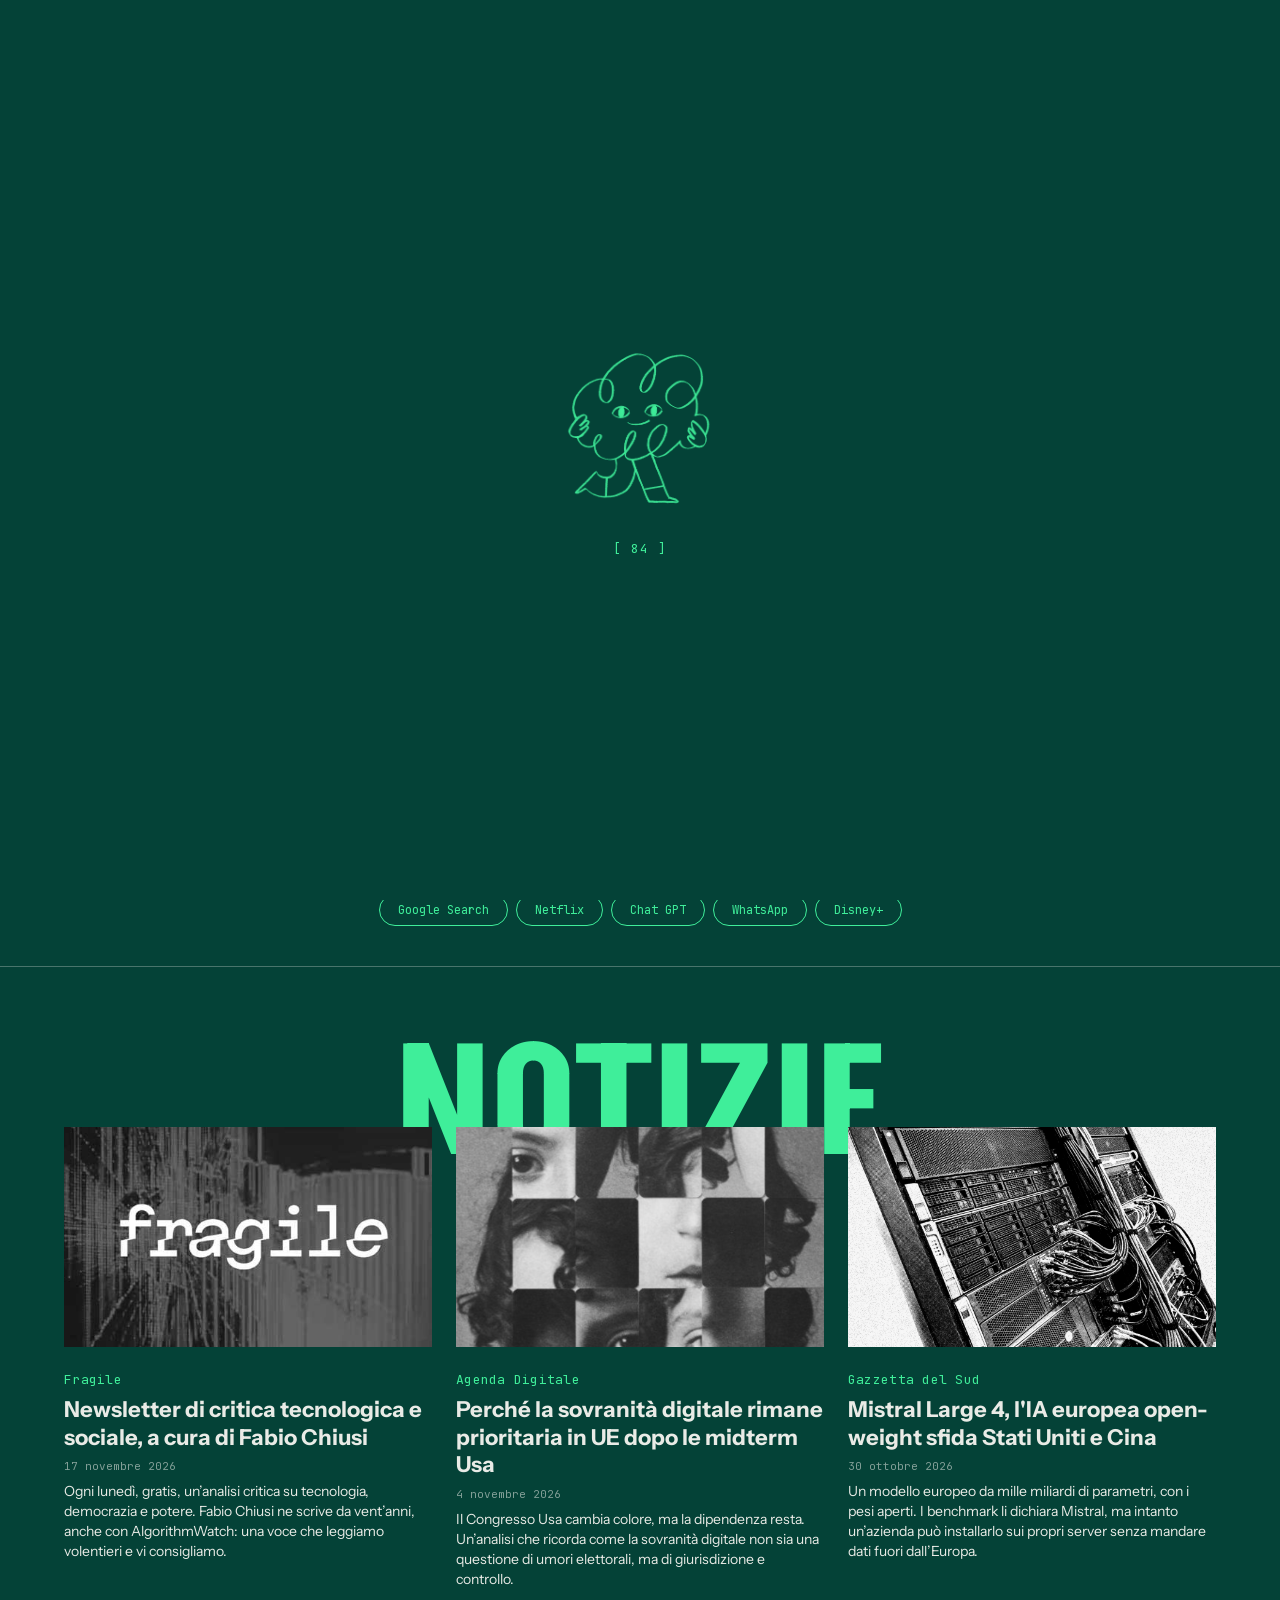
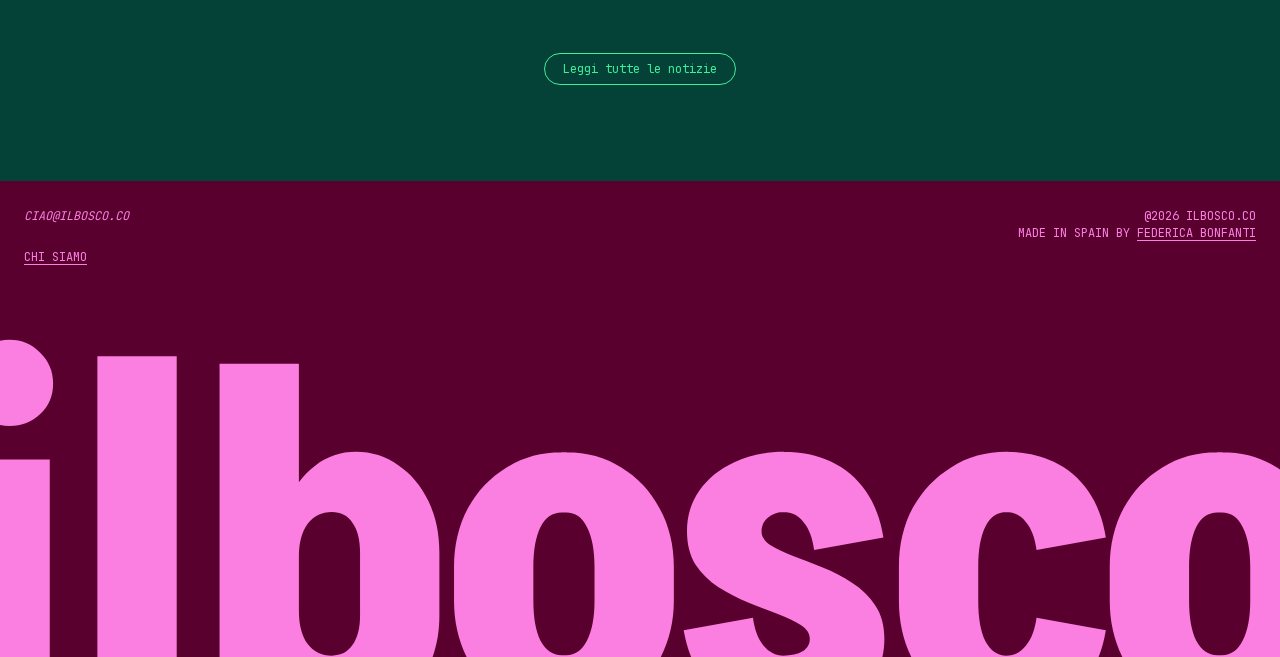
<file: index.html>
<!DOCTYPE html>
<html lang="it">
<head>
  <meta charset="UTF-8">
  <meta name="viewport" content="width=device-width, initial-scale=1.0">
  <title>ilBosco</title>
  <link rel="stylesheet" href="style.css">
  <link rel="icon" href="assets/favicon.png">
  <link rel="apple-touch-icon" href="assets/apple-touch-icon.png">

  <!-- Preload the webfonts the intro reveals with, so the wordmark is crisp on arrival -->
  <link rel="preload" href="fonts/Akshar-VariableFont_wght.woff2" as="font" type="font/woff2" crossorigin>
  <link rel="preload" href="fonts/InstrumentSans-VariableFont_wdth,wght.woff2" as="font" type="font/woff2" crossorigin>
  <link rel="preload" href="fonts/JetBrainsMono-Regular.woff2" as="font" type="font/woff2" crossorigin>

  <script>
    // Hide the hero the instant JS is confirmed present, so the intro loader has a
    // clean canvas (no flash of the hero before the loader mounts). loader.js decides
    // what to do next. If JS is disabled this never runs and the hero stays visible.
    document.documentElement.classList.add('bosco-loading');
  </script>

  <!-- Open Graph -->
  <meta property="og:title" content="ilBosco">
  <meta property="og:description" content="Una lista curata di alternative digitali. Niente login. Niente pubblicità. Niente prediche.">
  <meta property="og:image" content="https://ilbosco.co/assets/Open-graph-image.png">
  <meta property="og:url" content="https://ilbosco.co">
  <meta property="og:type" content="website">
  <meta property="og:image:width" content="1200">
  <meta property="og:image:height" content="627">
  <meta property="og:site_name" content="ilBosco">
  <meta name="twitter:card" content="summary_large_image">
  <meta name="twitter:image" content="https://ilbosco.co/assets/Open-graph-image.png">
</head>
<body>

  <!-- DEFAULT STATE: Hero + Search -->
  <div id="default-view">

    <div class="answer-nav">
      <a href="#" id="nav-home-default" aria-label="Torna alla homepage">
        <img src="assets/nav-wordmark.svg" alt="ilBosco" class="answer-nav__logo">
      </a>
      <button class="answer-nav__perche" id="nav-perche-default">[→] Perchè?</button>
    </div>

    <section class="hero">
      <div class="hero__inner">
        <img src="assets/bosco_animated_logo.gif" alt="ilBosco" class="hero__logo">
        <h1 class="hero__title"><span class="hero__line">E ALLORA VAI</span> <span class="hero__line">NEL BOSCO.</span></h1>
        <p class="hero__manifesto">Usiamo i tool che usano tutti: le stesse piattaforme, le stesse app e gli stessi servizi. Lo facciamo un po' perché è comodo e un po' perché sembra che l'unica alternativa sia andare a vivere nel bosco. Non è così.<br><br>ilBosco è una lista curata di alternative digitali per chi le sta cercando ma non sa da dove iniziare.</p>
      </div>
    </section>

    <div class="search-section">
      <div class="search-section__inner">
        <div class="search-box">
          <input
            type="text"
            id="search-input"
            class="search-box__input"
            placeholder="Cerco un'alternativa a…"
            autocomplete="off"
            autocorrect="off"
            spellcheck="false"
          >
          <button class="search-box__btn" id="search-btn" aria-label="Cerca">
            <svg width="20" height="20" viewBox="0 0 20 20" fill="none" xmlns="http://www.w3.org/2000/svg">
              <path d="M4 10H16M16 10L11 5M16 10L11 15" stroke="currentColor" stroke-width="1" stroke-linecap="round" stroke-linejoin="round"/>
            </svg>
          </button>
        </div>
        <div class="chips" id="chips">
          <button class="chip" data-query="X (Twitter)">X (twitter)</button>
          <button class="chip" data-query="Gmail">Gmail</button>
          <button class="chip" data-query="Spotify">Spotify</button>
          <button class="chip" data-query="Google Chrome">Google Chrome</button>
          <button class="chip" data-query="Google Search">Google Search</button>
          <button class="chip" data-query="Netflix">Netflix</button>
          <button class="chip" data-query="Chat GPT">Chat GPT</button>
          <button class="chip" data-query="WhatsApp">WhatsApp</button>
          <button class="chip" data-query="Disney+">Disney+</button>
        </div>
      </div>
    </div>

    <!-- ARTICOLI (rassegna stampa) — curated press review.
         Cards are generated from articoli.json (source of truth) into this static
         markup, so the section works with JS disabled. Only the latest 3 are shown here;
         notizie.html has them all. See articoli/README.md. -->
    <section class="articoli" id="articoli" aria-labelledby="articoli-title">
      <!-- Giant wordmark sits in the background; the cards overlap (underlap) it -->
      <h2 class="articoli__title" id="articoli-title">Notizie</h2>

      <div class="articoli__carousel">
        <ul class="articoli__track" id="articoli-track">

          <!-- BEGIN articoli (generated from articoli.json — newest first) -->
          <li class="articolo-card">
            <a class="articolo-card__media-link" href="https://steady.page/en/fragile/about" target="_blank" rel="noopener" aria-label="Newsletter di critica tecnologica e sociale, a cura di Fabio Chiusi">
              <img class="articolo-card__media" src="articoli/images/fragile.jpg" alt="" loading="lazy" width="600" height="360">
            </a>
            <div class="articolo-card__body">
              <p class="articolo-card__testata">Fragile</p>
              <h3 class="articolo-card__titolo">Newsletter di critica tecnologica e sociale, a cura di Fabio Chiusi</h3>
              <p class="articolo-card__data"><time datetime="2026-11-17">17 novembre 2026</time></p>
              <p class="articolo-card__commento">Ogni lunedì, gratis, un’analisi critica su tecnologia, democrazia e potere. Fabio Chiusi ne scrive da vent’anni, anche con AlgorithmWatch: una voce che leggiamo volentieri e vi consigliamo.</p>
            </div>
          </li>

          <li class="articolo-card">
            <a class="articolo-card__media-link" href="https://www.agendadigitale.eu/sicurezza/perche-la-sovranita-digitale-rimane-prioritaria-in-ue-dopo-le-midterm-usa/" target="_blank" rel="noopener" aria-label="Perché la sovranità digitale rimane prioritaria in UE dopo le midterm Usa">
              <div class="articolo-card__media articolo-card__media--placeholder"></div>
            </a>
            <div class="articolo-card__body">
              <p class="articolo-card__testata">Agenda Digitale</p>
              <h3 class="articolo-card__titolo">Perché la sovranità digitale rimane prioritaria in UE dopo le midterm Usa</h3>
              <p class="articolo-card__data"><time datetime="2026-11-04">4 novembre 2026</time></p>
              <p class="articolo-card__commento">Il Congresso Usa cambia colore, ma la dipendenza resta. Un’analisi che ricorda come la sovranità digitale non sia una questione di umori elettorali, ma di giurisdizione e controllo.</p>
            </div>
          </li>

          <li class="articolo-card">
            <a class="articolo-card__media-link" href="https://gazzettadelsud.it/articoli/mondo/2026/10/30/mistral-large-4-lia-europea-open-weight-sfida-stati-uniti-e-cina-917d8602-0daa-4431-86f5-c7b15540aaa8/" target="_blank" rel="noopener" aria-label="Mistral Large 4, l'IA europea open-weight sfida Stati Uniti e Cina">
              <img class="articolo-card__media" src="articoli/images/gazzettadelsud-mistral-large-4-2026-10.webp" alt="" loading="lazy" width="600" height="360">
            </a>
            <div class="articolo-card__body">
              <p class="articolo-card__testata">Gazzetta del Sud</p>
              <h3 class="articolo-card__titolo">Mistral Large 4, l'IA europea open-weight sfida Stati Uniti e Cina</h3>
              <p class="articolo-card__data"><time datetime="2026-10-30">30 ottobre 2026</time></p>
              <p class="articolo-card__commento">Un modello europeo da mille miliardi di parametri, con i pesi aperti. I benchmark li dichiara Mistral, ma intanto un’azienda può installarlo sui propri server senza mandare dati fuori dall’Europa.</p>
            </div>
          </li>
          <!-- END articoli -->

        </ul>
      </div>

      <p class="articoli__all"><a class="chip" href="notizie.html">Leggi tutte le notizie</a></p>
    </section>

    <footer class="footer">
      <div class="footer__top">
        <div class="footer__col footer__col--left">
          <a href="mailto:ciao@ilbosco.co" class="footer__email footer__link--italic">ciao@ilbosco.co</a>
          <button class="footer__chi-siamo-toggle" aria-expanded="false">Chi siamo</button>
          <div class="footer__chi-siamo-body" hidden>
            <p class="footer__chi-siamo-text">Siamo un gruppo di amici che lavorano nel digitale in Europa.</p>
            <p class="footer__chi-siamo-text">Questa lista è nata da una conversazione tra di noi, di quelle del tipo in cui qualcuno dice "ma può esistere un'alternativa che non sia andare a vivere nel bosco?" e qualcun altro risponde "sì, aspetta."</p>
          </div>
        </div>
        <div class="footer__col footer__col--right">
          <p class="footer__legal">@2026 ilbosco.co</p>
          <p class="footer__legal">Made in Spain by <a href="https://www.federicabonfanti.com/" target="_blank" rel="noopener" class="footer__link">Federica Bonfanti</a></p>
        </div>
      </div>
      <div class="footer__wordmark">
        <img src="assets/Footer%20V2.svg" alt="" aria-hidden="true">
      </div>
    </footer>

  </div><!-- /default-view -->


  <!-- ANSWER STATE -->
  <div id="answer-view" hidden>

    <div class="answer-nav">
      <a href="#" id="nav-home" aria-label="Torna alla homepage">
        <img src="assets/nav-wordmark.svg" alt="ilBosco" class="answer-nav__logo">
      </a>
      <button class="answer-nav__perche" id="nav-perche-answer">[→] Perchè?</button>
    </div>

    <div id="chat-bubble-area" class="answer-query-bubble"></div>
    <main id="results" class="results"></main>

    <div class="answer-no-results" id="no-results" hidden>
      <p class="answer-no-results__text">Non abbiamo ancora questa alternativa nel bosco. <a href="mailto:ciao@ilbosco.co" class="footer__link footer__link--italic">Segnalacela.</a></p>
    </div>

    <div class="answer-query-bar">
      <div class="search-box search-box--answer">
        <input
          type="text"
          id="search-input-answer"
          class="search-box__input"
          placeholder="Cerco un'alternativa a…"
          autocomplete="off"
          autocorrect="off"
          spellcheck="false"
        >
        <button class="search-box__btn" id="search-btn-answer" aria-label="Cerca">
          <svg width="20" height="20" viewBox="0 0 20 20" fill="none" xmlns="http://www.w3.org/2000/svg">
            <path d="M4 10H16M16 10L11 5M16 10L11 15" stroke="currentColor" stroke-width="1" stroke-linecap="round" stroke-linejoin="round"/>
          </svg>
        </button>
      </div>
    </div>

  </div><!-- /answer-view -->


  <!-- PERCHÈ STATE -->
  <div id="perche-view" hidden>

    <div class="answer-nav">
      <a href="#" id="nav-home-perche" aria-label="Torna alla homepage">
        <img src="assets/nav-wordmark-dark.svg" alt="ilBosco" class="answer-nav__logo">
      </a>
      <button class="answer-nav__perche" id="nav-close-perche">[X]</button>
    </div>

    <main class="perche-content" id="perche-content"></main>

    <footer class="footer">
      <div class="footer__top">
        <div class="footer__col footer__col--left">
          <a href="mailto:ciao@ilbosco.co" class="footer__email footer__link--italic">ciao@ilbosco.co</a>
          <button class="footer__chi-siamo-toggle" aria-expanded="false">Chi siamo</button>
          <div class="footer__chi-siamo-body" hidden>
            <p class="footer__chi-siamo-text">Siamo un gruppo di amici che lavorano nel digitale in Europa.</p>
            <p class="footer__chi-siamo-text">Questa lista è nata da una conversazione tra di noi, di quelle del tipo in cui qualcuno dice "ma può esistere un'alternativa che non sia andare a vivere nel bosco?" e qualcun altro risponde "sì, aspetta."</p>
          </div>
        </div>
        <div class="footer__col footer__col--right">
          <p class="footer__legal">@2026 ilbosco.co</p>
          <p class="footer__legal">Made in Spain by <a href="https://www.federicabonfanti.com/" target="_blank" rel="noopener" class="footer__link">Federica Bonfanti</a></p>
        </div>
      </div>
      <div class="footer__wordmark">
        <img src="assets/Footer%20V2.svg" alt="" aria-hidden="true">
      </div>
    </footer>

  </div><!-- /perche-view -->


  <script src="data.js"></script>
  <script src="answers.js"></script>
  <script src="loader.js"></script>
  <script src="main.js"></script>
</body>
</html>
</file>
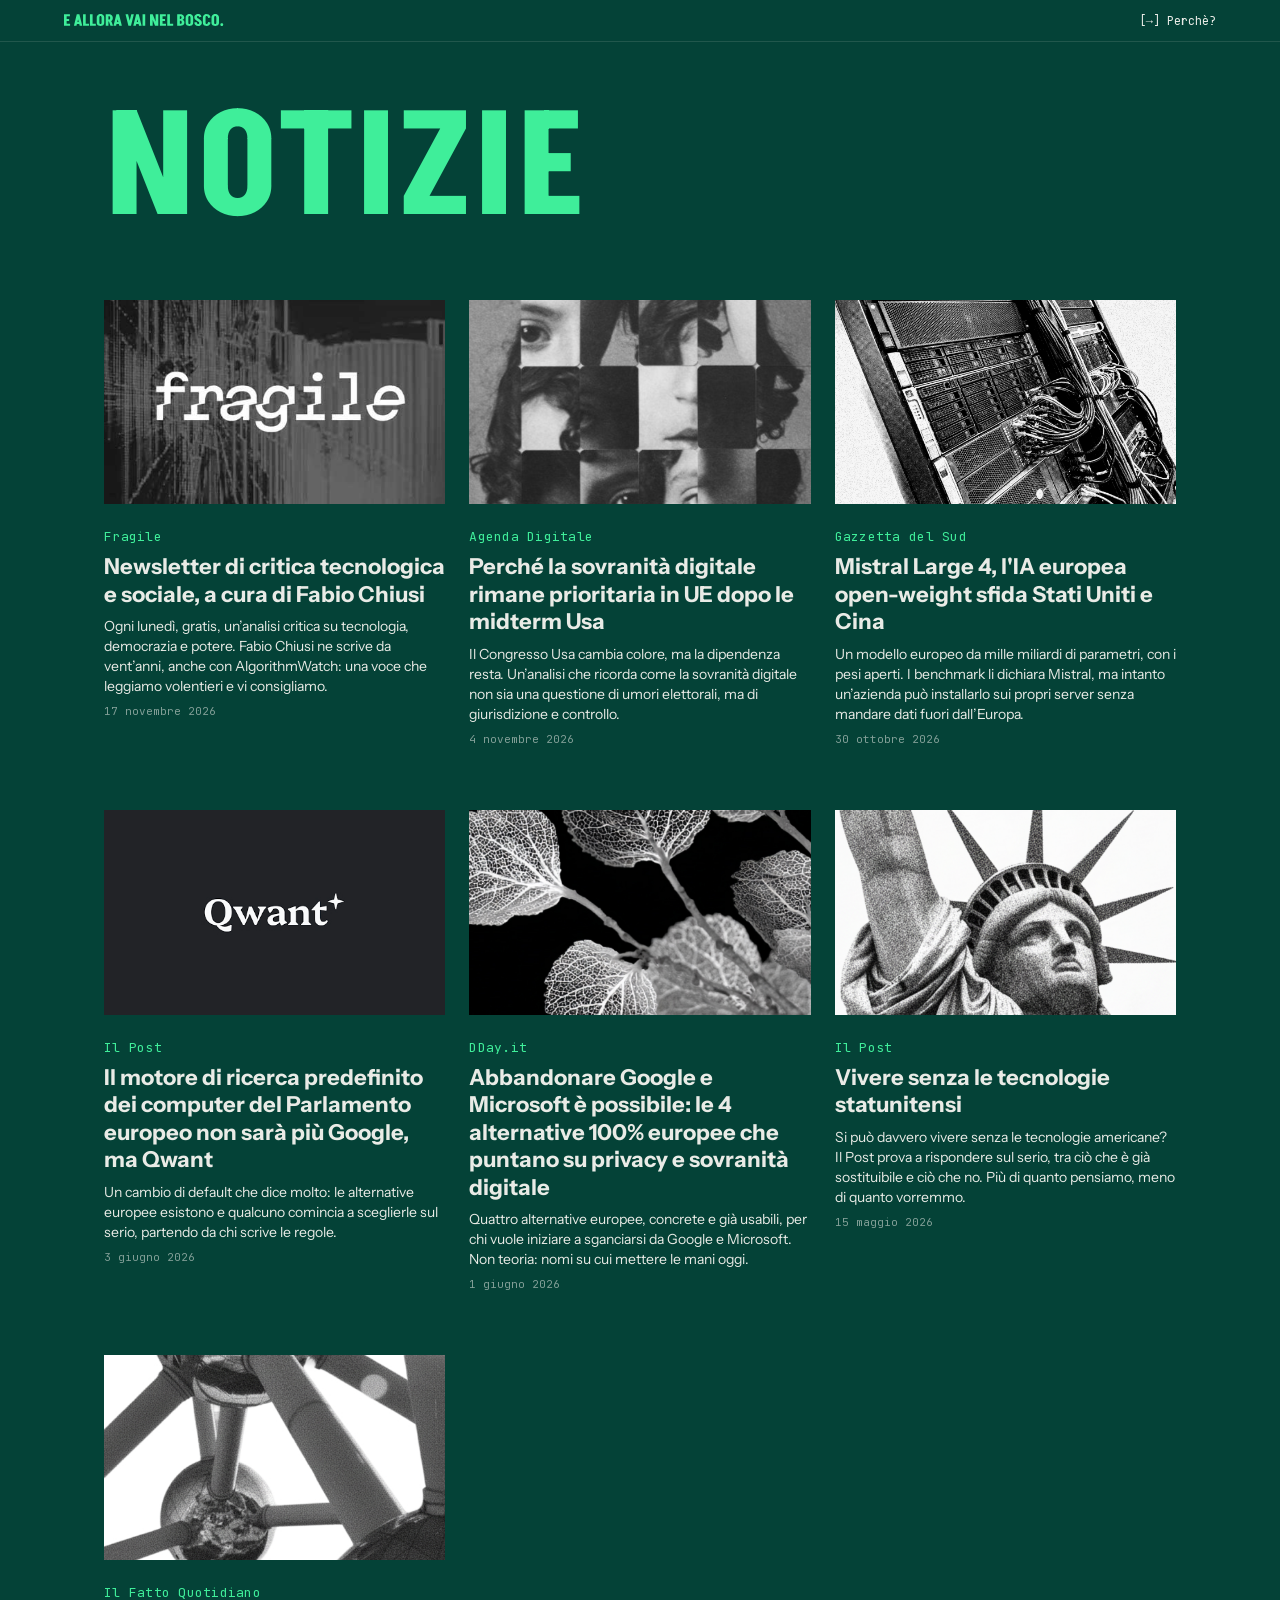
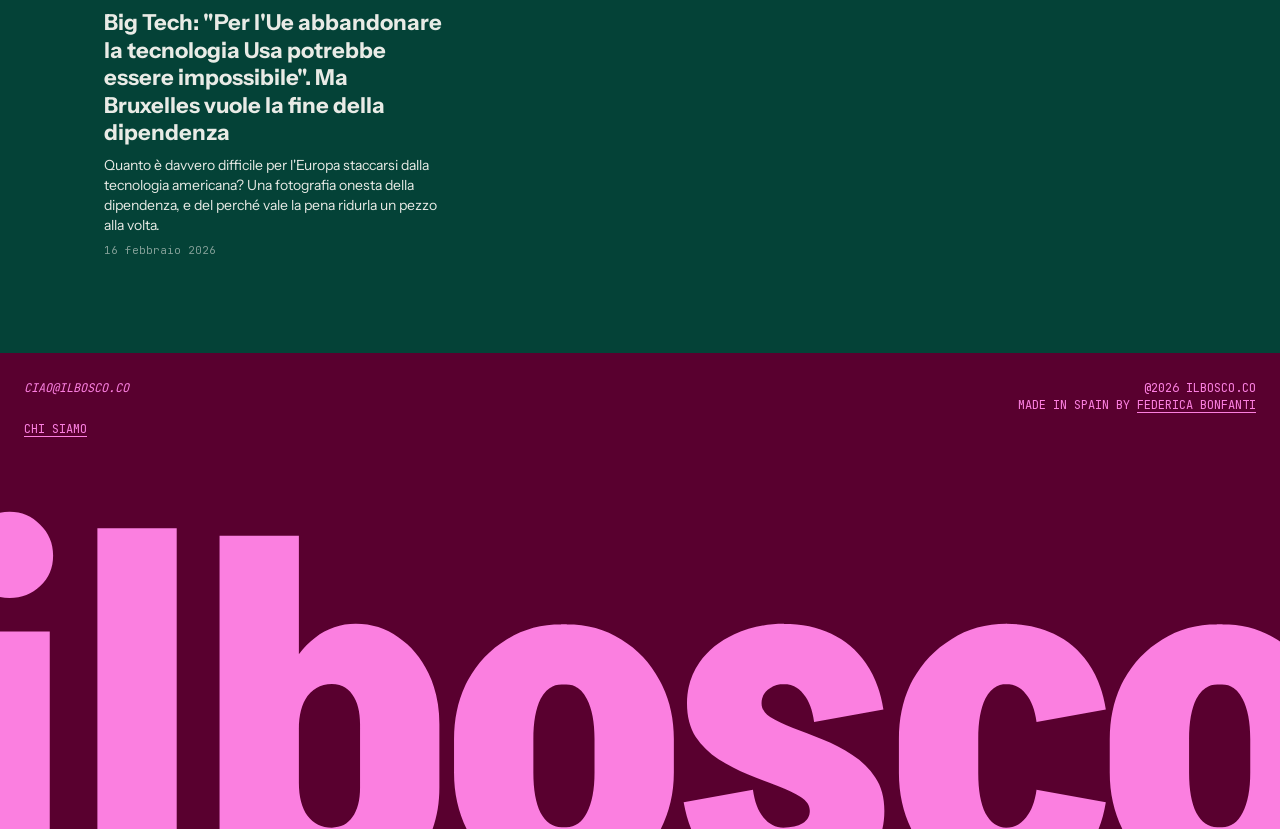
<file: notizie.html>
<!DOCTYPE html>
<html lang="it">
<head>
  <meta charset="UTF-8">
  <meta name="viewport" content="width=device-width, initial-scale=1.0">
  <title>Notizie — ilBosco</title>
  <meta name="description" content="Gli articoli che abbiamo letto e vi consigliamo su alternative digitali, sovranità e tecnologia europea.">
  <link rel="stylesheet" href="style.css">
  <link rel="icon" href="assets/favicon.png">
  <link rel="apple-touch-icon" href="assets/apple-touch-icon.png">

  <meta property="og:title" content="Notizie — ilBosco">
  <meta property="og:description" content="Gli articoli che abbiamo letto e vi consigliamo su alternative digitali, sovranità e tecnologia europea.">
  <meta property="og:image" content="https://ilbosco.co/assets/Open-graph-image.png">
  <meta property="og:url" content="https://ilbosco.co/notizie.html">
  <meta property="og:type" content="website">
  <meta property="og:site_name" content="ilBosco">
  <meta name="twitter:card" content="summary_large_image">
</head>
<body>

  <div class="answer-nav">
    <a href="./" aria-label="Torna alla homepage">
      <img src="assets/nav-wordmark.svg" alt="ilBosco" class="answer-nav__logo">
    </a>
    <a class="answer-nav__perche" href="./#perche">[→] Perchè?</a>
  </div>

  <main class="notizie">
    <header class="notizie__header">
      <h1 class="notizie__title">Notizie</h1>
    </header>

    <!-- Archive: generated from articoli.json by `node articoli/generate.js --write`.
         Every article, newest first. Do not edit by hand. -->
    <div class="notizie__list">
      <!-- BEGIN articoli (generated from articoli.json — all, newest first) -->
      <ul class="notizie-grid">
        <li class="notizie-card">
          <a class="articolo-card__media-link" href="https://steady.page/en/fragile/about" target="_blank" rel="noopener" tabindex="-1" aria-hidden="true">
            <img class="articolo-card__media" src="articoli/images/fragile.jpg" alt="" loading="lazy" width="600" height="360">
          </a>
          <div class="notizie-card__body">
            <p class="articolo-card__testata">Fragile</p>
            <h3 class="notizie-card__titolo"><a href="https://steady.page/en/fragile/about" target="_blank" rel="noopener">Newsletter di critica tecnologica e sociale, a cura di Fabio Chiusi</a></h3>
            <p class="articolo-card__commento">Ogni lunedì, gratis, un’analisi critica su tecnologia, democrazia e potere. Fabio Chiusi ne scrive da vent’anni, anche con AlgorithmWatch: una voce che leggiamo volentieri e vi consigliamo.</p>
            <p class="articolo-card__data"><time datetime="2026-11-17">17 novembre 2026</time></p>
          </div>
        </li>

        <li class="notizie-card">
          <a class="articolo-card__media-link" href="https://www.agendadigitale.eu/sicurezza/perche-la-sovranita-digitale-rimane-prioritaria-in-ue-dopo-le-midterm-usa/" target="_blank" rel="noopener" tabindex="-1" aria-hidden="true">
            <div class="articolo-card__media articolo-card__media--placeholder"></div>
          </a>
          <div class="notizie-card__body">
            <p class="articolo-card__testata">Agenda Digitale</p>
            <h3 class="notizie-card__titolo"><a href="https://www.agendadigitale.eu/sicurezza/perche-la-sovranita-digitale-rimane-prioritaria-in-ue-dopo-le-midterm-usa/" target="_blank" rel="noopener">Perché la sovranità digitale rimane prioritaria in UE dopo le midterm Usa</a></h3>
            <p class="articolo-card__commento">Il Congresso Usa cambia colore, ma la dipendenza resta. Un’analisi che ricorda come la sovranità digitale non sia una questione di umori elettorali, ma di giurisdizione e controllo.</p>
            <p class="articolo-card__data"><time datetime="2026-11-04">4 novembre 2026</time></p>
          </div>
        </li>

        <li class="notizie-card">
          <a class="articolo-card__media-link" href="https://gazzettadelsud.it/articoli/mondo/2026/10/30/mistral-large-4-lia-europea-open-weight-sfida-stati-uniti-e-cina-917d8602-0daa-4431-86f5-c7b15540aaa8/" target="_blank" rel="noopener" tabindex="-1" aria-hidden="true">
            <img class="articolo-card__media" src="articoli/images/gazzettadelsud-mistral-large-4-2026-10.webp" alt="" loading="lazy" width="600" height="360">
          </a>
          <div class="notizie-card__body">
            <p class="articolo-card__testata">Gazzetta del Sud</p>
            <h3 class="notizie-card__titolo"><a href="https://gazzettadelsud.it/articoli/mondo/2026/10/30/mistral-large-4-lia-europea-open-weight-sfida-stati-uniti-e-cina-917d8602-0daa-4431-86f5-c7b15540aaa8/" target="_blank" rel="noopener">Mistral Large 4, l'IA europea open-weight sfida Stati Uniti e Cina</a></h3>
            <p class="articolo-card__commento">Un modello europeo da mille miliardi di parametri, con i pesi aperti. I benchmark li dichiara Mistral, ma intanto un’azienda può installarlo sui propri server senza mandare dati fuori dall’Europa.</p>
            <p class="articolo-card__data"><time datetime="2026-10-30">30 ottobre 2026</time></p>
          </div>
        </li>

        <li class="notizie-card">
          <a class="articolo-card__media-link" href="https://www.ilpost.it/2026/06/03/parlamento-europei-qwant-google-chrome/" target="_blank" rel="noopener" tabindex="-1" aria-hidden="true">
            <img class="articolo-card__media" src="articoli/images/ilpost-parlamento-ue-qwant-2026-06.jpg" alt="" loading="lazy" width="600" height="360">
          </a>
          <div class="notizie-card__body">
            <p class="articolo-card__testata">Il Post</p>
            <h3 class="notizie-card__titolo"><a href="https://www.ilpost.it/2026/06/03/parlamento-europei-qwant-google-chrome/" target="_blank" rel="noopener">Il motore di ricerca predefinito dei computer del Parlamento europeo non sarà più Google, ma Qwant</a></h3>
            <p class="articolo-card__commento">Un cambio di default che dice molto: le alternative europee esistono e qualcuno comincia a sceglierle sul serio, partendo da chi scrive le regole.</p>
            <p class="articolo-card__data"><time datetime="2026-06-03">3 giugno 2026</time></p>
          </div>
        </li>

        <li class="notizie-card">
          <a class="articolo-card__media-link" href="https://www.dday.it/redazione/57597/abbandonare-google-e-microsoft-e-possibile-le-4-alternative-100-europee-che-puntano-su-privacy-e-sovranita-digitale" target="_blank" rel="noopener" tabindex="-1" aria-hidden="true">
            <img class="articolo-card__media" src="articoli/images/placeholder.jpg" alt="" loading="lazy" width="600" height="360">
          </a>
          <div class="notizie-card__body">
            <p class="articolo-card__testata">DDay.it</p>
            <h3 class="notizie-card__titolo"><a href="https://www.dday.it/redazione/57597/abbandonare-google-e-microsoft-e-possibile-le-4-alternative-100-europee-che-puntano-su-privacy-e-sovranita-digitale" target="_blank" rel="noopener">Abbandonare Google e Microsoft è possibile: le 4 alternative 100% europee che puntano su privacy e sovranità digitale</a></h3>
            <p class="articolo-card__commento">Quattro alternative europee, concrete e già usabili, per chi vuole iniziare a sganciarsi da Google e Microsoft. Non teoria: nomi su cui mettere le mani oggi.</p>
            <p class="articolo-card__data"><time datetime="2026-06-01">1 giugno 2026</time></p>
          </div>
        </li>

        <li class="notizie-card">
          <a class="articolo-card__media-link" href="https://www.ilpost.it/2026/05/15/unione-europea-servizi-digitali-stati-uniti/" target="_blank" rel="noopener" tabindex="-1" aria-hidden="true">
            <img class="articolo-card__media" src="articoli/images/vivere-senza-le-tecnologie-statunitensi.jpg" alt="" loading="lazy" width="600" height="360">
          </a>
          <div class="notizie-card__body">
            <p class="articolo-card__testata">Il Post</p>
            <h3 class="notizie-card__titolo"><a href="https://www.ilpost.it/2026/05/15/unione-europea-servizi-digitali-stati-uniti/" target="_blank" rel="noopener">Vivere senza le tecnologie statunitensi</a></h3>
            <p class="articolo-card__commento">Si può davvero vivere senza le tecnologie americane? Il Post prova a rispondere sul serio, tra ciò che è già sostituibile e ciò che no. Più di quanto pensiamo, meno di quanto vorremmo.</p>
            <p class="articolo-card__data"><time datetime="2026-05-15">15 maggio 2026</time></p>
          </div>
        </li>

        <li class="notizie-card">
          <a class="articolo-card__media-link" href="https://www.ilfattoquotidiano.it/2026/02/16/cloud-sovrano-europa-big-tech-usa-notizie/8293505/" target="_blank" rel="noopener" tabindex="-1" aria-hidden="true">
            <img class="articolo-card__media" src="articoli/images/la-fine-della-dipendenza.jpg" alt="" loading="lazy" width="600" height="360">
          </a>
          <div class="notizie-card__body">
            <p class="articolo-card__testata">Il Fatto Quotidiano</p>
            <h3 class="notizie-card__titolo"><a href="https://www.ilfattoquotidiano.it/2026/02/16/cloud-sovrano-europa-big-tech-usa-notizie/8293505/" target="_blank" rel="noopener">Big Tech: &quot;Per l'Ue abbandonare la tecnologia Usa potrebbe essere impossibile&quot;. Ma Bruxelles vuole la fine della dipendenza</a></h3>
            <p class="articolo-card__commento">Quanto è davvero difficile per l'Europa staccarsi dalla tecnologia americana? Una fotografia onesta della dipendenza, e del perché vale la pena ridurla un pezzo alla volta.</p>
            <p class="articolo-card__data"><time datetime="2026-02-16">16 febbraio 2026</time></p>
          </div>
        </li>
      </ul>
      <!-- END articoli -->
    </div>
  </main>

  <footer class="footer">
    <div class="footer__top">
      <div class="footer__col footer__col--left">
        <a href="mailto:ciao@ilbosco.co" class="footer__email footer__link--italic">ciao@ilbosco.co</a>
        <button class="footer__chi-siamo-toggle" aria-expanded="false">Chi siamo</button>
        <div class="footer__chi-siamo-body" hidden>
          <p class="footer__chi-siamo-text">Siamo un gruppo di amici che lavorano nel digitale in Europa.</p>
          <p class="footer__chi-siamo-text">Questa lista è nata da una conversazione tra di noi, di quelle del tipo in cui qualcuno dice "ma può esistere un'alternativa che non sia andare a vivere nel bosco?" e qualcun altro risponde "sì, aspetta."</p>
        </div>
      </div>
      <div class="footer__col footer__col--right">
        <p class="footer__legal">@2026 ilbosco.co</p>
        <p class="footer__legal">Made in Spain by <a href="https://www.federicabonfanti.com/" target="_blank" rel="noopener" class="footer__link">Federica Bonfanti</a></p>
      </div>
    </div>
    <div class="footer__wordmark">
      <img src="assets/Footer%20V2.svg" alt="" aria-hidden="true">
    </div>
  </footer>

  <script src="notizie.js"></script>
</body>
</html>
</file>
<file: style.css>
/* ============================================================
   FONT FACES
   ============================================================ */

@font-face {
  font-family: 'Akshar';
  src: url('fonts/Akshar-VariableFont_wght.woff2') format('woff2');
  font-weight: 100 900;
  font-style: normal;
  font-display: swap;
}

@font-face {
  font-family: 'Instrument Sans';
  src: url('fonts/InstrumentSans-VariableFont_wdth,wght.woff2') format('woff2');
  font-weight: 100 900;
  font-style: normal;
  font-display: swap;
}

@font-face {
  font-family: 'Instrument Sans';
  src: url('fonts/InstrumentSans-Italic-VariableFont_wdth,wght.woff2') format('woff2');
  font-weight: 100 900;
  font-style: italic;
  font-display: swap;
}

@font-face {
  font-family: 'JetBrains Mono';
  src: url('fonts/JetBrainsMono-Regular.woff2') format('woff2');
  font-weight: 400;
  font-style: normal;
  font-display: swap;
}


/* ============================================================
   CSS VARIABLES
   ============================================================ */

:root {
  /* Colors */
  --color-bg:              #044237;
  --color-heading:         #3FEE9A;
  --color-body:            #E9EBE6;
  --color-card-bg:         #E9EBE6;
  --color-card-text:       #044237;
  --color-chip-bg:         #FB7FE0;
  --color-chip-bg-hover:   #f060cc;
  --color-chip-text:       #59002F;
  --color-footer-bg:       #59002F;
  --color-footer-text:     #FB7FE0;
  --color-nav-border:      #FB7FE0;
  --color-card-decoration: #044237;

  /* Perché view (inverted: light page, dark text — see Figma node 139:158) */
  --color-perche-bg:       #E9EBE6;
  --color-perche-text:     #023028;
  --color-perche-hairline: rgba(217, 217, 217, 0.2);

  /* Typography */
  --font-display: 'Akshar', sans-serif;
  --font-body:    'Instrument Sans', sans-serif;
  --font-mono:    'JetBrains Mono', monospace;

  --fw-regular: 400;
  --fw-bold:    700;

  /* Spacing scale */
  --space-xs:  4px;
  --space-sm:  8px;
  --space-md:  16px;
  --space-lg:  24px;
  --space-xl:  40px;
  --space-2xl: 64px;
  --space-3xl: 96px;

  /* Layout */
  --nav-height: 64px;
  --max-width:  1200px;
  --gutter:     16px;

  /* Transitions */
  --ease:       cubic-bezier(0.25, 0.46, 0.45, 0.94);
  --transition: 300ms cubic-bezier(0.25, 0.46, 0.45, 0.94);
}

@media (min-width: 768px) {
  :root {
    --nav-height: 72px;
    --gutter:     48px;
  }
}

@media (min-width: 1200px) {
  :root {
    --gutter: 64px;
  }
}


/* ============================================================
   RESET & BASE
   ============================================================ */

*, *::before, *::after {
  box-sizing: border-box;
  margin: 0;
  padding: 0;
}

[hidden] { display: none !important; }

html {
  scroll-behavior: smooth;
}

body {
  font-family: var(--font-body);
  font-weight: var(--fw-regular);
  color: var(--color-body);
  background-color: var(--color-bg);
  -webkit-font-smoothing: antialiased;
}

img {
  display: block;
  max-width: 100%;
}

a {
  color: inherit;
  text-decoration: none;
}


/* ============================================================
   ANSWER NAV
   ============================================================ */

.answer-nav {
  position: sticky;
  top: 0;
  z-index: 200;
  background-color: var(--color-bg);
  border-bottom: 1px solid rgba(233, 235, 230, 0.12);
  padding: 14px var(--gutter);
  display: flex;
  align-items: center;
  justify-content: space-between;
}

.answer-nav a {
  display: inline-block;
  line-height: 0;
}

.answer-nav__logo {
  display: block;
  height: 13px;
  width: auto;
  max-width: 200px;
}

.answer-nav__perche {
  background: none;
  border: none;
  padding: 0;
  font-family: var(--font-mono);
  font-size: 0.75rem;
  color: var(--color-body);
  cursor: pointer;
  line-height: 1;
  white-space: nowrap;
  transition: color var(--transition);
}

.answer-nav__perche:hover {
  color: var(--color-heading);
}


/* ============================================================
   NAV
   ============================================================ */

.nav {
  position: sticky;
  top: 0;
  z-index: 100;
  background-color: var(--color-bg);
  border-bottom: 1px solid color-mix(in srgb, var(--color-nav-border) 30%, transparent);
  overflow: hidden;
}

.nav__inner {
  display: flex;
  align-items: center;
  height: var(--nav-height);
  padding: 0 0 0 var(--gutter);
  overflow-x: auto;
  scrollbar-width: none;
  justify-content: flex-start;
  gap: var(--space-lg);
  position: relative;
}

.nav__inner::-webkit-scrollbar {
  display: none;
}

.nav__inner a {
  font-family: var(--font-display);
  font-weight: var(--fw-bold);
  font-size: 1.25rem;
  letter-spacing: 0.06em;
  color: var(--color-nav-border);
  white-space: nowrap;
  transition: color var(--transition);
}

.nav__inner a:hover {
  color: var(--color-body);
}

.nav__mascot {
  flex-shrink: 0;
  height: 56px;
  width: auto;
  margin-left: auto;
  display: block;
  align-self: flex-end;
}


/* ============================================================
   HERO
   ============================================================ */

.hero {
  padding: var(--space-2xl) var(--gutter) 24px;
}

.hero__inner {
  max-width: 640px;
  margin: 0 auto;
  display: flex;
  flex-direction: column;
  align-items: center;
  text-align: center;
}

.hero__logo {
  width: 120px;
  height: auto;
  margin-bottom: var(--space-xl);
}

.hero__title {
  font-family: var(--font-display);
  font-weight: var(--fw-bold);
  font-size: clamp(3.6rem, 14.4vw, 9rem);
  line-height: 1;
  letter-spacing: 0;
  color: var(--color-heading);
  margin-bottom: var(--space-xl);
}

/* Each wordmark line animates in independently during the intro.
   block = two lines (mobile), inline-block = one line + transformable (desktop). */
.hero__line {
  display: block;
}

.hero__manifesto {
  font-family: var(--font-body);
  font-weight: var(--fw-regular);
  font-size: 1rem;
  line-height: 1.65;
  color: var(--color-body);
}

@media (min-width: 768px) {
  .hero__line {
    display: inline-block;
  }

  .hero__inner {
    max-width: 800px;
  }
}


/* ============================================================
   SEARCH SECTION
   ============================================================ */

.search-section {
  background-color: var(--color-bg);
  padding: 40px 0 0;
}

.search-section__inner {
  max-width: 680px;
  margin: 0 auto;
  padding: 0 var(--gutter);
}


/* ============================================================
   CHIPS
   ============================================================ */

.chips {
  display: flex;
  flex-wrap: wrap;
  justify-content: center;
  gap: 8px;
  padding: 20px 0 40px;
}

.chip {
  background: transparent;
  border: 1.5px solid var(--color-heading);
  border-radius: 100px;
  color: var(--color-heading);
  font-family: var(--font-mono);
  font-size: 0.75rem;
  font-weight: var(--fw-regular);
  padding: 9px 18px;
  cursor: pointer;
  transition: background-color var(--transition), color var(--transition), transform var(--transition);
  white-space: nowrap;
  line-height: 1;
}

.chip:hover,
.chip--active {
  background-color: var(--color-heading);
  color: var(--color-bg);
  border-color: var(--color-heading);
  transform: scale(1.05);
}


/* ============================================================
   SEARCH BOX (ENTRY FIELD)
   ============================================================ */

.search-box {
  display: flex;
  align-items: stretch;
  background-color: transparent;
  border: 1px solid rgba(233, 235, 230, 0.8);
  border-radius: 100px;
  overflow: hidden;
  transition: border-color var(--transition);
}

.search-box:hover:not(:focus-within) {
  border-color: rgba(233, 235, 230, 1);
}

.search-box:focus-within {
  border-color: var(--color-heading);
}

.search-box__input {
  flex: 1;
  background: transparent;
  border: none;
  outline: none;
  color: var(--color-body);
  font-family: var(--font-body);
  font-size: 1rem;
  padding: 16px 24px;
  min-width: 0;
}

.search-box__input::placeholder {
  color: rgba(233, 235, 230, 0.45);
}

/* Hide the placeholder text once the field is focused. */
.search-box__input:focus::placeholder {
  color: transparent;
}

.search-box__btn {
  flex-shrink: 0;
  background-color: var(--color-chip-bg);
  border: none;
  cursor: pointer;
  color: var(--color-chip-text);
  display: flex;
  align-items: center;
  justify-content: center;
  padding: 0 20px;
  margin: 4px;
  border-radius: 100px;
  transition: background-color var(--transition), transform var(--transition);
  min-height: 44px;
  min-width: 52px;
}

.search-box__btn:hover {
  background-color: var(--color-chip-bg-hover);
  transform: scale(1.06);
}

@media (min-width: 768px) {
  .search-box__input {
    font-size: 1.125rem;
    padding: 18px 28px;
  }
}


/* ============================================================
   CATEGORY SECTION
   ============================================================ */

.category {
  padding: 32px var(--gutter);
}

.category__inner {
  max-width: 814px;
  margin: 0 auto;
}

.category__header {
  margin-bottom: var(--space-xl);
}

.category__title {
  font-family: var(--font-display);
  font-weight: var(--fw-bold);
  font-size: clamp(2.6rem, 10.4vw, 4.55rem);
  line-height: 1;
  letter-spacing: 0;
  color: var(--color-heading);
  margin-bottom: var(--space-lg);
}

.category__meta {
  font-family: var(--font-body);
  font-size: 0.9375rem;
  line-height: 1.6;
  color: var(--color-body);
  margin-bottom: var(--space-sm);
}

.category__label {
  font-weight: var(--fw-bold);
}

.category__updated {
  font-family: var(--font-mono);
  font-size: 0.75rem;
  text-transform: uppercase;
  color: var(--color-body);
  opacity: 0.55;
  margin-top: var(--space-md);
}

.category__cards {
  display: flex;
  flex-direction: column;
  gap: var(--space-lg);
}


/* ============================================================
   CARD
   ============================================================ */

.card {
  background: none;
}

.card__topbar {
  display: none;
}

.card__body {
  padding: var(--space-md) 0;
  display: flex;
  flex-direction: column;
  gap: var(--space-md);
}

.card__subcategory {
  font-family: var(--font-body);
  font-weight: var(--fw-bold);
  font-size: 0.875rem;
  color: var(--color-card-text);
}

.card__namerow {
  display: flex;
  align-items: flex-start;
  justify-content: space-between;
  gap: var(--space-sm);
}

.card__name {
  font-family: var(--font-display);
  font-weight: var(--fw-bold);
  font-size: 3.125rem;
  letter-spacing: -0.04em;
  color: var(--color-body);
  line-height: 1;
}

.card__country {
  font-family: var(--font-body);
  font-weight: var(--fw-bold);
  font-size: 0.875rem;
  color: var(--color-chip-text);
  background-color: var(--color-chip-bg);
  border-radius: 24px;
  padding: 4px 10px;
  line-height: 1;
  white-space: nowrap;
  flex-shrink: 0;
}

.card__link {
  display: inline-flex;
  align-items: center;
  gap: var(--space-xs);
  font-family: var(--font-body);
  font-weight: var(--fw-bold);
  font-size: 1rem;
  color: var(--color-body);
  text-decoration: underline;
  text-underline-offset: 3px;
}

.card__link-icon {
  width: 20px;
  height: 20px;
  flex-shrink: 0;
  filter: brightness(0) invert(1);
  opacity: 0.92;
}

.card__inline-label {
  font-weight: var(--fw-bold);
}

.card__text {
  font-family: var(--font-body);
  font-weight: var(--fw-regular);
  font-size: 0.875rem;
  line-height: 1.43;
  color: var(--color-body);
}

.card__section-label {
  font-family: var(--font-body);
  font-weight: var(--fw-bold);
  font-size: 0.8125rem;
  letter-spacing: 0.05em;
  color: var(--color-card-text);
  opacity: 0.6;
  text-transform: uppercase;
}

.card__more {
  display: flex;
  flex-direction: column;
  gap: var(--space-md);
}

.card__toggle {
  align-self: flex-start;
  background: none;
  border: 1.5px solid var(--color-body);
  border-radius: 100px;
  padding: 10px 20px;
  font-family: var(--font-body);
  font-weight: var(--fw-regular);
  font-size: 0.875rem;
  color: var(--color-body);
  cursor: pointer;
  transition: background-color var(--transition), color var(--transition), transform var(--transition);
}

.card__toggle:hover {
  background-color: var(--color-body);
  color: var(--color-bg);
  transform: scale(1.04);
}

.card__caveat {
  margin-top: var(--space-xs);
}


/* ============================================================
   CHAT BUBBLE
   ============================================================ */

.chat-bubble {
  display: block;
  width: fit-content;
  background-color: var(--color-heading);
  color: var(--color-bg);
  font-family: var(--font-body);
  font-size: 0.9375rem;
  line-height: 1.5;
  padding: 12px 20px;
  border-radius: 20px 20px 4px 20px;
  max-width: 85%;
  margin: 0 0 80px auto;
}

.answer-query-bubble {
  padding: var(--space-lg) 0 0;
  text-align: right;
}


/* ============================================================
   ANSWER VIEW
   ============================================================ */

.answer-header {
  background-color: var(--color-bg);
  display: flex;
  align-items: center;
  justify-content: space-between;
  padding: 16px 24px;
  width: 100%;
}

.answer-header__logo {
  height: 44px;
  width: auto;
}

.answer-header__close {
  background: transparent;
  border: none;
  color: rgba(233, 235, 230, 0.7);
  cursor: pointer;
  padding: 8px;
  display: flex;
  align-items: center;
  justify-content: center;
  transition: color var(--transition);
  font-size: 1.5rem;
  line-height: 1;
}

.answer-header__close:hover {
  color: var(--color-body);
}

.answer-query-bar {
  background-color: var(--color-bg);
  padding: 12px var(--gutter) max(20px, env(safe-area-inset-bottom, 20px));
  position: sticky;
  bottom: 0;
  z-index: 100;
  border-top: 1px solid rgba(233, 235, 230, 0.12);
}

.answer-query-bar .chips {
  padding-bottom: 16px;
}

/* ── search-box--answer: interaction states ── */

/* Default — slightly subtler border than homepage */
.search-box--answer {
  border-color: rgba(233, 235, 230, 0.3);
}

/* Disabled */
.search-box--answer.is-disabled {
  opacity: 0.38;
  pointer-events: none;
  background-color: rgba(233, 235, 230, 0.06);
  border-color: rgba(233, 235, 230, 0.15);
  box-shadow: none;
}


/* ── Ripple on search button ── */

.search-box__btn {
  position: relative;
  overflow: hidden;
}

@keyframes ripple-out {
  from { transform: scale(0); opacity: 0.45; }
  to   { transform: scale(4); opacity: 0; }
}

.search-box__btn .ripple {
  position: absolute;
  border-radius: 50%;
  width: 40px;
  height: 40px;
  margin-top: -20px;
  margin-left: -20px;
  background: rgba(255, 255, 255, 0.4);
  pointer-events: none;
  animation: ripple-out 520ms var(--ease) forwards;
}

.answer-query-bar__searchrow {
  display: flex;
  align-items: center;
  gap: var(--space-md);
}

.answer-query-bar__searchrow .search-box {
  flex: 1;
}

.answer-no-results {
  padding: 60px var(--gutter);
  text-align: center;
}

.answer-no-results__text {
  color: rgba(233, 235, 230, 0.7);
  font-size: 1.1rem;
  line-height: 1.6;
}

.results {
  background-color: var(--color-bg);
}

@media (min-width: 768px) {
  .answer-header {
    padding: 24px 32px;
  }

  /* Centre the sticky search bar to match the homepage search width (680px inner) */
  .answer-query-bar {
    padding-left: max(var(--gutter), calc((100% - 552px) / 2));
    padding-right: max(var(--gutter), calc((100% - 552px) / 2));
  }
}


/* ============================================================
   FOOTER
   ============================================================ */

.footer {
  background-color: var(--color-footer-bg);
  padding: 27px 0 0;
  overflow: hidden;
  display: block;
  text-align: left;
}

.footer__mascotte {
  display: none;
}

.footer__content {
  display: none;
}

.footer__top {
  display: flex;
  flex-direction: column;
  gap: var(--space-lg);
  padding: 0 24px var(--space-xl);
  font-family: var(--font-mono);
  text-transform: uppercase;
  font-size: 0.75rem;
}

.footer__col {
  display: flex;
  flex-direction: column;
  gap: var(--space-lg);
  width: 100%;
}

.footer__col--right {
  text-align: left;
  gap: 0;
  flex-shrink: 0;
}

@media (min-width: 768px) {
  .footer__top {
    flex-direction: row;
    justify-content: space-between;
    align-items: flex-start;
  }

  .footer__col {
    width: auto;
  }

  .footer__col--right {
    text-align: right;
  }
}

.footer__heading {
  font-family: var(--font-display);
  font-weight: var(--fw-bold);
  font-size: clamp(1.5rem, 6vw, 2.25rem);
  line-height: 1.1;
  color: var(--color-footer-text);
  margin-bottom: var(--space-md);
  letter-spacing: 0;
}

.footer__body {
  font-family: var(--font-body);
  font-size: 0.875rem;
  line-height: 1.5;
  color: var(--color-footer-text);
  margin-bottom: var(--space-md);
}

.footer__email {
  font-family: var(--font-mono);
  font-size: 0.75rem;
  line-height: 1.43;
  color: var(--color-footer-text);
}

.footer__contribute {
  font-family: var(--font-body);
  font-size: 0.875rem;
  line-height: 1.5;
  color: var(--color-footer-text);
}

.footer__legal {
  font-family: var(--font-mono);
  font-size: 0.75rem;
  line-height: 1.43;
  color: var(--color-footer-text);
}

.footer__link {
  color: var(--color-footer-text);
  text-decoration: underline;
  text-underline-offset: 3px;
}

.footer__link--italic {
  font-style: italic;
}

.footer__link:hover {
  opacity: 0.75;
}

.footer__wordmark {
  display: block;
  line-height: 0;
}

.footer__wordmark img {
  display: block;
  width: 100%;
  height: auto;
}

.footer__chi-siamo-toggle {
  background: none;
  border: none;
  padding: 0;
  font-family: inherit;
  font-size: inherit;
  font-weight: var(--fw-regular);
  color: var(--color-footer-text);
  text-decoration: underline;
  text-underline-offset: 3px;
  text-transform: inherit;
  cursor: pointer;
  text-align: left;
}

.footer__chi-siamo-toggle:hover {
  opacity: 0.75;
}

.footer__chi-siamo-body {
  display: flex;
  flex-direction: column;
  align-items: flex-start;
  gap: var(--space-md);
  max-width: 480px;
  margin-bottom: 0;
}

.footer__chi-siamo-text {
  font-family: var(--font-mono);
  font-weight: var(--fw-regular);
  font-size: 0.75rem;
  line-height: 1.6;
  color: var(--color-footer-text);
  text-transform: none;
  text-align: left;
}

.footer__chi-siamo-close {
  background: none;
  border: none;
  padding: 0;
  font-family: var(--font-body);
  font-weight: var(--fw-bold);
  font-size: 0.9375rem;
  color: var(--color-footer-text);
  text-decoration: underline;
  text-underline-offset: 3px;
  cursor: pointer;
  margin-top: var(--space-sm);
}

.footer__chi-siamo-close:hover {
  opacity: 0.75;
}


/* ============================================================
   SCROLL-TRIGGERED REVEAL
   ============================================================ */

.reveal {
  opacity: 0;
  transform: translateY(20px);
  transition: opacity 600ms var(--ease), transform 600ms var(--ease);
}

.reveal.is-visible {
  opacity: 1;
  transform: translateY(0);
}


/* ============================================================
   CHAT BUBBLE ENTRY
   ============================================================ */

@keyframes bubble-in {
  from { opacity: 0; transform: scale(0.88) translateY(10px); }
  to   { opacity: 1; transform: scale(1)    translateY(0);    }
}

.chat-bubble {
  animation: bubble-in 420ms cubic-bezier(0.34, 1.4, 0.64, 1) both;
}


/* ============================================================
   PERCHÈ VIEW
   Inverted palette: light page, dark green text (Figma node 139:158).
   The footer keeps its own burgundy background. The nav swaps to the
   dark wordmark via assets/nav-wordmark-dark.svg in the markup.
   ============================================================ */

#perche-view {
  background-color: var(--color-perche-bg);
  min-height: 100svh; /* cover the dark body background even on short content */
}

#perche-view .answer-nav {
  background-color: var(--color-perche-bg);
  border-bottom: 1px solid var(--color-perche-hairline);
}

#perche-view .answer-nav__perche {
  color: var(--color-perche-text);
}

#perche-view .answer-nav__perche:hover {
  color: var(--color-heading); /* keep the site-wide green-on-hover rule */
}

#perche-view .perche-entry__title,
#perche-view .perche-entry__p {
  color: var(--color-perche-text);
}

.perche-content {
  max-width: 680px;
  margin: 0 auto;
  padding: var(--space-2xl) 0 var(--space-3xl);
  display: flex;
  flex-direction: column;
  gap: var(--space-3xl);
}

/* Flush to the 680px column on desktop, but keep a 24px gutter on mobile
   so the text doesn't touch the screen edges. */
@media (max-width: 767px) {
  .perche-content {
    padding-left: var(--space-lg);
    padding-right: var(--space-lg);
  }
}

.perche-entry__title {
  font-family: var(--font-display);
  font-weight: var(--fw-bold);
  font-size: clamp(2.25rem, 9vw, 3.125rem);
  line-height: 1;
  letter-spacing: -0.04em;
  color: var(--color-heading);
  margin-bottom: var(--space-lg);
}

.perche-entry__body {
  display: flex;
  flex-direction: column;
  gap: var(--space-md);
}

.perche-entry__p {
  font-family: var(--font-body);
  font-weight: var(--fw-regular);
  font-size: 1rem;
  line-height: 1.65;
  color: var(--color-body);
  letter-spacing: 0.02em;
}


/* ============================================================
   INTRO LOADER
   The loader overlay IS the page background colour, so the reveal
   is purely elements arriving — no curtain. The choreography and
   all timing live in loader.js; this file only owns the static
   look + the "hidden until revealed" states.
   ============================================================ */

/* --- Pre-decision hide (set by the inline <head> guard) ---------------------
   The instant JS is confirmed present we hide the hero + nav so the loader has
   a clean canvas. loader.js then either plays the intro (→ .bosco-intro) or, on
   a repeat visit, simply drops .bosco-loading and the hero appears as normal.
   No JS  →  this class is never added  →  hero is fully visible (graceful). */
html.bosco-loading #default-view .hero__inner,
html.bosco-loading #default-view .answer-nav {
  opacity: 0;
}

/* --- Intro choreography: individual pieces start hidden ---------------------
   loader.js reveals each one (the logo via the mascot hand-off, the rest via a
   soft rise). Inline transitions are written by JS so every duration/easing is
   tunable from the CONFIG block. */
html.bosco-intro #default-view .hero__inner {
  opacity: 1; /* container visible; its children below control their own reveal */
}

html.bosco-intro #default-view .hero__logo {
  opacity: 0; /* the flying loader mascot stands in until hand-off completes */
}

html.bosco-intro #default-view .hero__line,
html.bosco-intro #default-view .hero__manifesto,
html.bosco-intro #default-view .answer-nav {
  opacity: 0;
  transform: translateY(24px);
  will-change: opacity, transform;
}

/* --- The overlay ------------------------------------------------------------ */
.loader {
  position: fixed;
  inset: 0;
  z-index: 9999;
  display: flex;
  flex-direction: column;
  align-items: center;
  justify-content: center;
  gap: var(--space-lg);
  background-color: var(--color-bg);
}

.loader__mascot {
  width: 160px; /* a touch larger than the 120px hero logo it shrinks into */
  height: auto;
  display: block;
  transform-origin: 50% 50%;
}

/* Mono + bracket motif, echoing the "[→] Perchè?" / "[X]" nav links */
.loader__count {
  font-family: var(--font-mono);
  font-size: 0.8rem;
  letter-spacing: 0.08em;
  color: var(--color-heading);
}

.loader__count b {
  font-weight: var(--fw-regular);
  font-variant-numeric: tabular-nums; /* digits don't jitter as they tick up */
}


/* ============================================================
   ARTICOLI (homepage press review: the latest 3)
   ≥768px: the three cards sit side by side, no scrolling.
   <768px: a native swipeable, scroll-snapping row with a peek.
   No JS involved.
   ============================================================ */

.articoli {
  position: relative;
  padding: 80px 0 var(--space-3xl); /* full-bleed: no horizontal padding on the section */
  overflow: hidden; /* clip the oversized background wordmark */
  /* Nav-style hairline (white) above the band only */
  border-top: 1px solid color-mix(in srgb, var(--color-body) 30%, transparent);
}

/* Giant wordmark behind the carousel. It sits in flow at the top; the cards
   below rise up over its lower portion (the negative margin is in `em`, so the
   overlap scales with the font size across breakpoints). */
.articoli__title {
  position: relative;
  z-index: 0;
  margin: 0 0 -0.28em;
  text-align: center;
  font-family: var(--font-display);
  font-weight: var(--fw-bold);
  text-transform: uppercase;
  font-size: clamp(2.5rem, 12vw, 10.5rem);
  line-height: 0.8;
  letter-spacing: -0.02em;
  color: var(--color-heading);
  white-space: nowrap;
  pointer-events: none;
  user-select: none;
}

.articoli__carousel {
  position: relative;
  z-index: 1; /* sits above the background wordmark */
}

/* --- Track (the scroll container) --- */
.articoli__track {
  list-style: none;
  margin: 0;
  /* Full-bleed: track spans the viewport; the gutter padding insets the first
     card while cards still scroll to the screen edges. */
  padding: 0 var(--gutter);
  scroll-padding-inline: var(--gutter);
  display: flex;
  gap: var(--space-lg);
  overflow-x: auto;
  scroll-snap-type: x mandatory;
  -webkit-overflow-scrolling: touch;
  overscroll-behavior-x: contain;
}

/* The image is a link: pointer cursor. Scrollbar hidden: the peek of the
   next card signals the swipe on mobile, and nothing scrolls ≥768px. */
.articolo-card__media-link {
  cursor: pointer;
}
.articoli__track {
  scrollbar-width: none;
}
.articoli__track::-webkit-scrollbar {
  display: none;
}

/* --- Card --- */
.articolo-card {
  flex: 0 0 auto;
  width: calc((100% - 2 * var(--space-lg)) / 3); /* 3 across ≥768px: all visible */
  scroll-snap-align: start;
  display: flex;
  flex-direction: column;
}

/* The image is the link; it clips a gentle magnify on hover. */
.articolo-card__media-link {
  display: block;
  overflow: hidden;
  text-decoration: none;
}

.articolo-card__media {
  display: block;
  width: 100%;
  height: auto; /* override the width/height attrs so aspect-ratio drives the box */
  aspect-ratio: 600 / 360; /* 5:3 — same ratio on every breakpoint */
  object-fit: cover;
  background-color: var(--color-footer-bg);
  transition: transform 500ms var(--ease);
}

/* Placeholder until a real image exists (immagine omitted in articoli.json).
   Burgundy panel; drops in assets/articoli/placeholder.jpg if present, else flat. */
.articolo-card__media--placeholder {
  background-color: var(--color-footer-bg); /* #59002F */
  background-image: url('articoli/placeholder.jpg');
  background-size: cover;
  background-position: center;
}

.articolo-card__media-link:hover .articolo-card__media,
.articolo-card__media-link:focus-visible .articolo-card__media {
  transform: scale(1.06); /* magnify */
}

.articolo-card__body {
  position: relative;
  background-color: var(--color-bg); /* occludes the background wordmark behind the text */
  display: flex;
  flex-direction: column;
  gap: var(--space-sm);
  padding: var(--space-lg) 0; /* text flush with the card edges, vertical breathing kept */
}

.articolo-card__testata {
  font-family: var(--font-mono);
  font-weight: var(--fw-regular);
  font-size: 0.8125rem;
  letter-spacing: 0.02em;
  color: var(--color-heading);
}

.articolo-card__titolo {
  font-family: var(--font-body);
  font-weight: var(--fw-bold);
  font-size: 1.375rem;
  line-height: 1.25;
  margin: 0;
  color: var(--color-body);
  transition: color var(--transition);
}

/* Hovering the image (the link) also highlights its headline. */
.articolo-card__media-link:hover ~ .articolo-card__body .articolo-card__titolo {
  color: var(--color-heading);
}

.articolo-card__data {
  font-family: var(--font-mono);
  font-size: 0.6875rem;
  color: var(--color-body);
  opacity: 0.55;
}

.articolo-card__commento {
  font-family: var(--font-body);
  font-weight: var(--fw-regular);
  font-size: 0.875rem;
  line-height: 1.43;
  color: var(--color-body);
}

.articolo-card__media-link:focus-visible {
  outline: 2px solid var(--color-heading);
  outline-offset: 3px;
}

/* --- Responsive card widths --- */
@media (min-width: 768px) and (max-width: 1023px) {
  .articolo-card__titolo { font-size: 1.25rem; } /* 3 narrower cards on tablet */
}

@media (max-width: 767px) {
  .articolo-card { width: 82%; } /* ~1.1 cards → peek of the next, signals swipe */
  .articolo-card__titolo { font-size: 1.25rem; } /* a touch smaller on small screens */
  .articoli__title { font-size: 15vw; } /* bigger wordmark on mobile (~56px at 375px) */
}

@media (prefers-reduced-motion: reduce) {
  .articolo-card__media,
  .articolo-card__titolo { transition: none; }
  .articolo-card__media-link:hover .articolo-card__media,
  .articolo-card__media-link:focus-visible .articolo-card__media { transform: none; }
}


/* ============================================================
   NOTIZIE PAGE (notizie.html) — full press-review archive
   Layout after steady.page posts: a 3/2/1 grid of every article.
   Cards reuse the .articolo-card__* text styles.
   ============================================================ */

.notizie {
  max-width: var(--max-width);
  margin: 0 auto;
  padding: var(--space-2xl) var(--gutter) var(--space-3xl);
}

.notizie__header {
  margin-bottom: var(--space-2xl);
}

.notizie__title {
  font-family: var(--font-display);
  font-weight: var(--fw-bold);
  text-transform: uppercase;
  font-size: clamp(3.6rem, 14.4vw, 9rem);
  line-height: 0.9;
  color: var(--color-heading);
  margin-bottom: var(--space-lg);
}

/* --- Grid --- */
.notizie-grid {
  list-style: none;
  display: grid;
  grid-template-columns: 1fr;
  gap: var(--space-2xl) var(--space-lg);
}

@media (min-width: 768px)  { .notizie-grid { grid-template-columns: repeat(2, 1fr); } }
@media (min-width: 1024px) { .notizie-grid { grid-template-columns: repeat(3, 1fr); } }

.notizie-card {
  display: flex;
  flex-direction: column;
}

.notizie-card__body {
  display: flex;
  flex-direction: column;
  gap: var(--space-sm);
  padding-top: var(--space-lg);
}

.notizie-card__titolo {
  font-family: var(--font-body);
  font-weight: var(--fw-bold);
  font-size: 1.375rem;
  line-height: 1.25;
  color: var(--color-body);
}

/* Headline links: plain text that turns mint on hover (site rule).
   Hovering the image also lights up the headline. */
.notizie-card__titolo a {
  transition: color var(--transition);
}
.notizie-card__titolo a:hover,
.notizie-card:has(.articolo-card__media-link:hover) .notizie-card__titolo a {
  color: var(--color-heading);
}
.notizie-card__titolo a:focus-visible {
  outline: 2px solid var(--color-heading);
  outline-offset: 3px;
}

/* Homepage: link from the latest articles to the archive */
.articoli__all {
  position: relative;
  z-index: 1;
  display: flex;
  justify-content: center;
  padding-top: var(--space-xl);
}

.articoli__all .chip {
  display: inline-block;
}

.articoli__all .chip:focus-visible {
  outline: 2px solid var(--color-heading);
  outline-offset: 3px;
}

/* The Perchè action is a link on standalone pages (notizie.html) */
.answer-nav a.answer-nav__perche { line-height: 1; }
</file>
